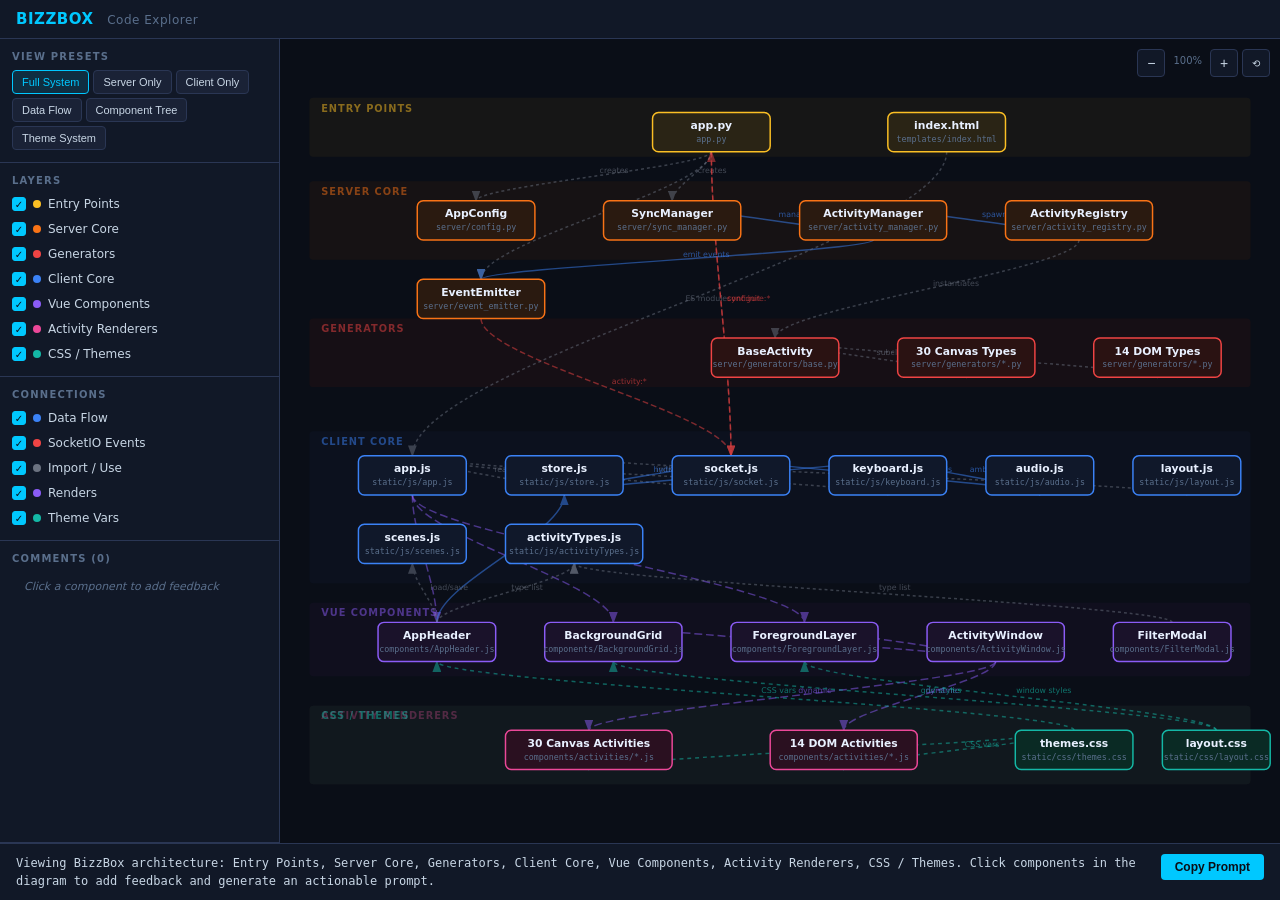
<file: bizzbox-explorer.html>
<!DOCTYPE html>
<html lang="en">
<head>
<meta charset="UTF-8">
<meta name="viewport" content="width=device-width, initial-scale=1.0">
<title>BizzBox Code Explorer</title>
<style>
  *, *::before, *::after { box-sizing: border-box; margin: 0; padding: 0; }
  :root {
    --bg: #0a0e17; --surface: #111827; --surface2: #1a2236; --surface3: #222d44;
    --border: #2a3654; --border-hi: #3b5088; --text: #c8d6e5; --text-dim: #5a6f8c;
    --text-bright: #e8f0ff; --accent: #00c8ff; --accent2: #00ff9d; --accent3: #ff6b35;
    --warn: #f5c518; --error: #ff4444; --purple: #a78bfa; --pink: #f472b6;
  }
  html, body { height: 100%; background: var(--bg); color: var(--text); font-family: system-ui, -apple-system, sans-serif; font-size: 13px; overflow: hidden; }

  .app { display: grid; grid-template-columns: 280px 1fr; grid-template-rows: auto 1fr auto; height: 100vh; }

  /* Header */
  .header { grid-column: 1 / -1; background: var(--surface); border-bottom: 1px solid var(--border); padding: 10px 16px; display: flex; align-items: center; gap: 12px; }
  .header h1 { font-size: 15px; font-weight: 700; color: var(--accent); letter-spacing: 0.5px; }
  .header h1 span { color: var(--text-dim); font-weight: 400; font-size: 12px; margin-left: 8px; }

  /* Sidebar */
  .sidebar { background: var(--surface); border-right: 1px solid var(--border); overflow-y: auto; display: flex; flex-direction: column; }
  .sidebar::-webkit-scrollbar { width: 5px; }
  .sidebar::-webkit-scrollbar-thumb { background: var(--border); border-radius: 3px; }
  .section { padding: 12px; border-bottom: 1px solid var(--border); }
  .section-title { font-size: 10px; font-weight: 700; text-transform: uppercase; letter-spacing: 1.2px; color: var(--text-dim); margin-bottom: 8px; }

  /* Preset buttons */
  .presets { display: flex; flex-wrap: wrap; gap: 4px; }
  .preset-btn { padding: 5px 9px; background: var(--surface2); border: 1px solid var(--border); border-radius: 4px; color: var(--text); font-size: 11px; cursor: pointer; transition: all 0.15s; white-space: nowrap; }
  .preset-btn:hover { border-color: var(--accent); color: var(--text-bright); }
  .preset-btn.active { background: rgba(0,200,255,0.12); border-color: var(--accent); color: var(--accent); }

  /* Checkboxes */
  .check-group { display: flex; flex-direction: column; gap: 5px; }
  .check-item { display: flex; align-items: center; gap: 7px; cursor: pointer; padding: 3px 0; }
  .check-item input { display: none; }
  .check-box { width: 14px; height: 14px; border: 1.5px solid var(--border-hi); border-radius: 3px; display: flex; align-items: center; justify-content: center; transition: all 0.15s; flex-shrink: 0; }
  .check-item input:checked + .check-box { background: var(--accent); border-color: var(--accent); }
  .check-item input:checked + .check-box::after { content: '✓'; color: var(--bg); font-size: 10px; font-weight: 700; }
  .check-label { font-size: 12px; color: var(--text); }
  .check-dot { width: 8px; height: 8px; border-radius: 50%; flex-shrink: 0; }

  /* Comments */
  .comments-section { flex: 1; min-height: 0; display: flex; flex-direction: column; }
  .comments-list { flex: 1; overflow-y: auto; padding: 0 12px 12px; }
  .comment-card { background: var(--surface2); border: 1px solid var(--border); border-radius: 5px; padding: 8px 10px; margin-bottom: 6px; position: relative; }
  .comment-target { font-size: 11px; font-weight: 600; color: var(--accent); }
  .comment-file { font-size: 10px; color: var(--text-dim); font-family: 'SF Mono', 'Cascadia Code', monospace; }
  .comment-text { font-size: 11px; color: var(--text); margin-top: 4px; line-height: 1.4; }
  .comment-delete { position: absolute; top: 6px; right: 8px; background: none; border: none; color: var(--text-dim); cursor: pointer; font-size: 12px; padding: 2px; line-height: 1; }
  .comment-delete:hover { color: var(--error); }
  .no-comments { color: var(--text-dim); font-size: 11px; font-style: italic; padding: 8px 0; }

  /* Canvas area */
  .canvas-wrap { position: relative; overflow: hidden; background: var(--bg); }
  .canvas-controls { position: absolute; top: 10px; right: 10px; display: flex; gap: 4px; z-index: 5; }
  .zoom-btn { width: 28px; height: 28px; background: var(--surface); border: 1px solid var(--border); border-radius: 4px; color: var(--text); font-size: 14px; cursor: pointer; display: flex; align-items: center; justify-content: center; }
  .zoom-btn:hover { border-color: var(--accent); color: var(--accent); }
  .zoom-label { font-size: 10px; color: var(--text-dim); padding: 6px 4px; }
  svg { width: 100%; height: 100%; }

  /* SVG node styles */
  .node-rect { rx: 6; ry: 6; stroke-width: 1.5; cursor: pointer; transition: all 0.15s; }
  .node-rect:hover { stroke-width: 2.5; filter: brightness(1.15); }
  .node-rect.commented { stroke-width: 2.5; stroke-dasharray: none; }
  .node-title { font-family: system-ui, sans-serif; font-size: 11px; font-weight: 600; fill: var(--text-bright); pointer-events: none; }
  .node-subtitle { font-family: 'SF Mono', 'Cascadia Code', monospace; font-size: 8.5px; fill: var(--text-dim); pointer-events: none; }
  .node-badge { font-family: system-ui; font-size: 8px; font-weight: 600; fill: var(--bg); pointer-events: none; }
  .connection-line { fill: none; stroke-width: 1.5; }
  .connection-label { font-family: system-ui; font-size: 8px; pointer-events: none; }
  .legend-text { font-family: system-ui; font-size: 10px; fill: var(--text-dim); }
  .layer-label { font-family: system-ui; font-size: 10px; font-weight: 600; letter-spacing: 1px; text-transform: uppercase; }

  /* Comment modal */
  .modal-overlay { position: fixed; inset: 0; background: rgba(0,0,0,0.6); z-index: 100; display: flex; align-items: center; justify-content: center; }
  .modal { background: var(--surface); border: 1px solid var(--border-hi); border-radius: 8px; padding: 20px; width: 380px; max-width: 90vw; }
  .modal h3 { font-size: 14px; color: var(--text-bright); margin-bottom: 2px; }
  .modal .modal-file { font-size: 11px; color: var(--text-dim); font-family: monospace; margin-bottom: 12px; }
  .modal textarea { width: 100%; height: 80px; background: var(--surface2); border: 1px solid var(--border); border-radius: 4px; color: var(--text); padding: 8px; font-size: 12px; resize: vertical; font-family: system-ui; }
  .modal textarea:focus { outline: none; border-color: var(--accent); }
  .modal-actions { display: flex; justify-content: flex-end; gap: 8px; margin-top: 10px; }
  .modal-btn { padding: 6px 14px; border-radius: 4px; border: 1px solid var(--border); background: var(--surface2); color: var(--text); font-size: 12px; cursor: pointer; }
  .modal-btn:hover { border-color: var(--accent); }
  .modal-btn.primary { background: var(--accent); color: var(--bg); border-color: var(--accent); font-weight: 600; }
  .modal-btn.primary:hover { background: #00b8ee; }
  .hidden { display: none !important; }

  /* Prompt bar */
  .prompt-bar { grid-column: 1 / -1; background: var(--surface); border-top: 1px solid var(--border); padding: 10px 16px; display: flex; gap: 12px; align-items: flex-start; max-height: 140px; }
  .prompt-text { flex: 1; font-size: 12px; color: var(--text); line-height: 1.5; overflow-y: auto; max-height: 110px; white-space: pre-wrap; font-family: 'SF Mono', 'Cascadia Code', monospace; }
  .prompt-text::-webkit-scrollbar { width: 4px; }
  .prompt-text::-webkit-scrollbar-thumb { background: var(--border); border-radius: 2px; }
  .copy-btn { padding: 6px 14px; background: var(--accent); color: var(--bg); border: none; border-radius: 4px; font-size: 12px; font-weight: 600; cursor: pointer; white-space: nowrap; flex-shrink: 0; }
  .copy-btn:hover { background: #00b8ee; }
  .copy-btn.copied { background: var(--accent2); }

  /* Info tooltip */
  .info-tip { position: absolute; background: var(--surface2); border: 1px solid var(--border-hi); border-radius: 6px; padding: 10px 12px; font-size: 11px; line-height: 1.5; color: var(--text); max-width: 260px; z-index: 50; pointer-events: none; box-shadow: 0 8px 24px rgba(0,0,0,0.4); }
  .info-tip strong { color: var(--text-bright); }
  .info-tip .tip-file { color: var(--text-dim); font-family: monospace; font-size: 10px; }
  .info-tip .tip-detail { color: var(--accent2); margin-top: 4px; }
</style>
</head>
<body>
<div class="app">
  <div class="header">
    <h1>BIZZBOX <span>Code Explorer</span></h1>
  </div>

  <div class="sidebar">
    <div class="section">
      <div class="section-title">View Presets</div>
      <div class="presets" id="presets"></div>
    </div>
    <div class="section">
      <div class="section-title">Layers</div>
      <div class="check-group" id="layers"></div>
    </div>
    <div class="section">
      <div class="section-title">Connections</div>
      <div class="check-group" id="connTypes"></div>
    </div>
    <div class="section comments-section">
      <div class="section-title">Comments (<span id="commentCount">0</span>)</div>
      <div class="comments-list" id="commentsList"></div>
    </div>
  </div>

  <div class="canvas-wrap" id="canvasWrap">
    <div class="canvas-controls">
      <button class="zoom-btn" onclick="zoom(-0.15)">−</button>
      <span class="zoom-label" id="zoomLabel">100%</span>
      <button class="zoom-btn" onclick="zoom(0.15)">+</button>
      <button class="zoom-btn" onclick="resetZoom()" style="font-size:10px">⟲</button>
    </div>
    <svg id="svg" xmlns="http://www.w3.org/2000/svg"></svg>
    <div class="info-tip hidden" id="tooltip"></div>
  </div>

  <div class="prompt-bar">
    <div class="prompt-text" id="promptText">Click components in the diagram to add feedback. Your comments will appear here as an actionable prompt.</div>
    <button class="copy-btn" id="copyBtn" onclick="copyPrompt()">Copy Prompt</button>
  </div>
</div>

<div class="modal-overlay hidden" id="modalOverlay">
  <div class="modal">
    <h3 id="modalTitle"></h3>
    <div class="modal-file" id="modalFile"></div>
    <textarea id="modalTextarea" placeholder="What would you like to change about this component?"></textarea>
    <div class="modal-actions">
      <button class="modal-btn" onclick="closeModal()">Cancel</button>
      <button class="modal-btn primary" onclick="saveComment()">Add Comment</button>
    </div>
  </div>
</div>

<script>
// ─── Architecture Data ────────────────────────────────────────

const LAYERS = {
  entry:     { label: 'Entry Points',    color: '#fbbf24', fill: '#2a2415', stroke: '#fbbf24' },
  server:    { label: 'Server Core',     color: '#f97316', fill: '#2a1a10', stroke: '#f97316' },
  generator: { label: 'Generators',      color: '#ef4444', fill: '#2a1212', stroke: '#ef4444' },
  client:    { label: 'Client Core',     color: '#3b82f6', fill: '#10182a', stroke: '#3b82f6' },
  component: { label: 'Vue Components',  color: '#8b5cf6', fill: '#1a122a', stroke: '#8b5cf6' },
  activity:  { label: 'Activity Renderers', color: '#ec4899', fill: '#2a1020', stroke: '#ec4899' },
  style:     { label: 'CSS / Themes',    color: '#14b8a6', fill: '#0a2a24', stroke: '#14b8a6' },
};

const CONN_TYPES = {
  'data-flow':  { label: 'Data Flow',       color: '#3b82f6', dash: '' },
  'event':      { label: 'SocketIO Events',  color: '#ef4444', dash: '6,3' },
  'import':     { label: 'Import / Use',     color: '#6b7280', dash: '3,3' },
  'renders':    { label: 'Renders',          color: '#8b5cf6', dash: '8,4' },
  'theme':      { label: 'Theme Vars',       color: '#14b8a6', dash: '4,4' },
};

const nodes = [
  // Entry
  { id: 'app-py', label: 'app.py', subtitle: 'app.py', x: 380, y: 30, w: 120, h: 40, layer: 'entry',
    detail: 'Flask/SocketIO entry point. CLI args, 15+ event handlers. 215 lines.' },
  { id: 'index-html', label: 'index.html', subtitle: 'templates/index.html', x: 620, y: 30, w: 120, h: 40, layer: 'entry',
    detail: 'Single HTML template. Loads Vue 3 + SocketIO globals, mounts #app. 65 lines.' },

  // Server Core
  { id: 'config', label: 'AppConfig', subtitle: 'server/config.py', x: 140, y: 120, w: 120, h: 40, layer: 'server',
    detail: 'Dataclass: intensity, sync_mode, style, muted, grid_cols/rows, fg_target. 23 lines.' },
  { id: 'sync-mgr', label: 'SyncManager', subtitle: 'server/sync_manager.py', x: 330, y: 120, w: 140, h: 40, layer: 'server',
    detail: 'Routes ops to global or per-client ActivityManager. Synced vs unsynced modes. 186 lines.' },
  { id: 'act-mgr', label: 'ActivityManager', subtitle: 'server/activity_manager.py', x: 530, y: 120, w: 150, h: 40, layer: 'server',
    detail: '~30Hz loop. Spawn/despawn/update lifecycle. Delta compression. Reference viewport 1920×1080. 381 lines.' },
  { id: 'registry', label: 'ActivityRegistry', subtitle: 'server/activity_registry.py', x: 740, y: 120, w: 150, h: 40, layer: 'server',
    detail: '44 types → classes. Weighted random selection (0.3–2.0). random_type(), make_activity(). 164 lines.' },
  { id: 'emitter', label: 'EventEmitter', subtitle: 'server/event_emitter.py', x: 140, y: 200, w: 130, h: 40, layer: 'server',
    detail: 'Centralized SocketIO emit. emit_spawn/update/despawn, broadcast_*. 46 lines.' },

  // Generators
  { id: 'base-activity', label: 'BaseActivity', subtitle: 'server/generators/base.py', x: 440, y: 260, w: 130, h: 40, layer: 'generator',
    detail: 'ABC. activity_type, strategies, titles. initial_payload(), next_frame(), compute_delta(). 51 lines.' },
  { id: 'gen-canvas', label: '30 Canvas Types', subtitle: 'server/generators/*.py', x: 630, y: 260, w: 140, h: 40, layer: 'generator',
    detail: 'Radar, Network, Oscilloscope, GeoMap, SDR, QAM, Orbital, Globe, Weather, Wireframe, GoL, Matrix, Audio, Seismo, FacialRec, Gauges, Camera, Heart, Transit, Power, SatTelem, Packet, Access, StockGraph, Sonar, Process, CCTV, ServerRack, Flight, Blockchain.' },
  { id: 'gen-dom', label: '14 DOM Types', subtitle: 'server/generators/*.py', x: 830, y: 260, w: 130, h: 40, layer: 'generator',
    detail: 'Terminal, CodeScroll, LogTail, HexDump, Countdown, Notifications, Progress, DNA, DataTable, StockList, Chat, Cipher, SysTopology, Graph.' },

  // Client Core
  { id: 'app-js', label: 'app.js', subtitle: 'static/js/app.js', x: 80, y: 380, w: 110, h: 40, layer: 'client',
    detail: 'Root Vue component "BizzBox". Registers 44 activity + 7 UI components. 153 lines.' },
  { id: 'store', label: 'store.js', subtitle: 'static/js/store.js', x: 230, y: 380, w: 120, h: 40, layer: 'client',
    detail: 'Reactive global state. activities{}, config, grid, lockMode, pinnedSlots, toasts. Delta merge logic. localStorage persistence. 316 lines.' },
  { id: 'socket-js', label: 'socket.js', subtitle: 'static/js/socket.js', x: 400, y: 380, w: 120, h: 40, layer: 'client',
    detail: 'SocketIO client. Inbound: sync:init, activity:*, configure:*, window:*. Outbound: send*() helpers. Sound scheduling. 253 lines.' },
  { id: 'keyboard', label: 'keyboard.js', subtitle: 'static/js/keyboard.js', x: 560, y: 380, w: 120, h: 40, layer: 'client',
    detail: '15 shortcuts: T/A/M/F/R/+/-/[/]/Space/L/?. Lock mode: cursor hide, L/Esc only. 180 lines.' },
  { id: 'audio', label: 'audio.js', subtitle: 'static/js/audio.js', x: 720, y: 380, w: 110, h: 40, layer: 'client',
    detail: 'Web Audio synthesis. 11 ambient presets (oscillators+noise+LFOs). Spawn/despawn/activity sounds. 500+ lines.' },
  { id: 'layout-js', label: 'layout.js', subtitle: 'static/js/layout.js', x: 870, y: 380, w: 110, h: 40, layer: 'client',
    detail: '21 grid presets (2×1–6×8). computeGrid(), scalePosition() (1920×1080 → viewport). 62 lines.' },
  { id: 'scenes', label: 'scenes.js', subtitle: 'static/js/scenes.js', x: 80, y: 450, w: 110, h: 40, layer: 'client',
    detail: '6 preset scenes (War Room, Ambient, Hacker Den, Mission Control, Surveillance, Chaos). Custom scene CRUD. 34 lines.' },
  { id: 'act-types', label: 'activityTypes.js', subtitle: 'static/js/activityTypes.js', x: 230, y: 450, w: 140, h: 40, layer: 'client',
    detail: 'Canonical list of 44 activity type strings. Synced with server registry. 52 lines.' },

  // Vue Components
  { id: 'header', label: 'AppHeader', subtitle: 'components/AppHeader.js', x: 100, y: 550, w: 120, h: 40, layer: 'component',
    detail: 'Auto-hide header. Style/intensity/mute/layout/fg-count/scene/filter controls. 301 lines.' },
  { id: 'bg-grid', label: 'BackgroundGrid', subtitle: 'components/BackgroundGrid.js', x: 270, y: 550, w: 140, h: 40, layer: 'component',
    detail: 'CSS grid of activity slots. Right-click to pin. 109 lines.' },
  { id: 'fg-layer', label: 'ForegroundLayer', subtitle: 'components/ForegroundLayer.js', x: 460, y: 550, w: 150, h: 40, layer: 'component',
    detail: 'Floating windows layer. Drag/resize/z-order. Scale from 1920×1080 reference. 201 lines.' },
  { id: 'act-window', label: 'ActivityWindow', subtitle: 'components/ActivityWindow.js', x: 660, y: 550, w: 140, h: 40, layer: 'component',
    detail: 'Window chrome: titlebar, type dropdown, close. Dynamic child activity component. 108 lines.' },
  { id: 'filter-modal', label: 'FilterModal', subtitle: 'components/FilterModal.js', x: 850, y: 550, w: 120, h: 40, layer: 'component',
    detail: 'Activity type checkbox filter with search. 124 lines.' },

  // Activity renderers
  { id: 'canvas-acts', label: '30 Canvas Activities', subtitle: 'components/activities/*.js', x: 230, y: 660, w: 170, h: 40, layer: 'activity',
    detail: 'requestAnimationFrame loop. DPR-aware. getComputedStyle for theme colors. Radar, Matrix, GoL, Oscilloscope, etc.' },
  { id: 'dom-acts', label: '14 DOM Activities', subtitle: 'components/activities/*.js', x: 500, y: 660, w: 150, h: 40, layer: 'activity',
    detail: 'Vue reactive templates. Auto-scroll, color-coded lines. Terminal, LogTail, DataTable, etc.' },

  // CSS
  { id: 'themes-css', label: 'themes.css', subtitle: 'static/css/themes.css', x: 750, y: 660, w: 120, h: 40, layer: 'style',
    detail: '13 themes via CSS custom properties. 30+ vars: colors, fonts, shadows, transitions. 535 lines.' },
  { id: 'layout-css', label: 'layout.css', subtitle: 'static/css/layout.css', x: 900, y: 660, w: 110, h: 40, layer: 'style',
    detail: 'Grid, windows, header, overlays, CRT scanline, animations. 791 lines.' },
];

const connections = [
  // Entry → Server
  { from: 'app-py', to: 'config', type: 'import', label: 'creates' },
  { from: 'app-py', to: 'sync-mgr', type: 'import', label: 'creates' },
  { from: 'app-py', to: 'emitter', type: 'import', label: 'creates' },

  // Server internal
  { from: 'sync-mgr', to: 'act-mgr', type: 'data-flow', label: 'manages' },
  { from: 'act-mgr', to: 'registry', type: 'data-flow', label: 'spawn types' },
  { from: 'act-mgr', to: 'emitter', type: 'data-flow', label: 'emit events' },
  { from: 'registry', to: 'base-activity', type: 'import', label: 'instantiates' },
  { from: 'base-activity', to: 'gen-canvas', type: 'import', label: 'subclasses' },
  { from: 'base-activity', to: 'gen-dom', type: 'import', label: 'subclasses' },

  // SocketIO bridge
  { from: 'app-py', to: 'socket-js', type: 'event', label: 'sync:init' },
  { from: 'emitter', to: 'socket-js', type: 'event', label: 'activity:*' },
  { from: 'socket-js', to: 'app-py', type: 'event', label: 'configure:*' },

  // Client internal
  { from: 'app-js', to: 'store', type: 'import', label: 'reads/writes' },
  { from: 'app-js', to: 'socket-js', type: 'import', label: 'initSocket' },
  { from: 'app-js', to: 'keyboard', type: 'import', label: 'initKeyboard' },
  { from: 'socket-js', to: 'store', type: 'data-flow', label: 'hydrates' },
  { from: 'socket-js', to: 'audio', type: 'data-flow', label: 'triggers sounds' },
  { from: 'keyboard', to: 'store', type: 'data-flow', label: 'shortcuts' },
  { from: 'keyboard', to: 'audio', type: 'data-flow', label: 'ambient cycle' },
  { from: 'store', to: 'layout-js', type: 'import', label: 'computeGrid' },

  // Components
  { from: 'app-js', to: 'header', type: 'renders', label: '' },
  { from: 'app-js', to: 'bg-grid', type: 'renders', label: '' },
  { from: 'app-js', to: 'fg-layer', type: 'renders', label: '' },
  { from: 'bg-grid', to: 'act-window', type: 'renders', label: '' },
  { from: 'fg-layer', to: 'act-window', type: 'renders', label: '' },
  { from: 'act-window', to: 'canvas-acts', type: 'renders', label: 'dynamic' },
  { from: 'act-window', to: 'dom-acts', type: 'renders', label: 'dynamic' },
  { from: 'header', to: 'store', type: 'data-flow', label: 'controls' },
  { from: 'header', to: 'scenes', type: 'import', label: 'load/save' },
  { from: 'header', to: 'act-types', type: 'import', label: 'type list' },
  { from: 'filter-modal', to: 'act-types', type: 'import', label: 'type list' },

  // Theme connections
  { from: 'themes-css', to: 'canvas-acts', type: 'theme', label: 'CSS vars' },
  { from: 'themes-css', to: 'dom-acts', type: 'theme', label: 'CSS vars' },
  { from: 'themes-css', to: 'header', type: 'theme', label: 'CSS vars' },
  { from: 'layout-css', to: 'bg-grid', type: 'theme', label: 'grid styles' },
  { from: 'layout-css', to: 'fg-layer', type: 'theme', label: 'window styles' },

  // Entry to client
  { from: 'index-html', to: 'app-js', type: 'import', label: 'ES module' },
];

const PRESETS = {
  'Full System':    { layers: Object.keys(LAYERS), conns: Object.keys(CONN_TYPES) },
  'Server Only':    { layers: ['entry','server','generator'], conns: ['data-flow','import','event'] },
  'Client Only':    { layers: ['client','component','activity','style'], conns: ['data-flow','import','renders','theme'] },
  'Data Flow':      { layers: Object.keys(LAYERS), conns: ['data-flow','event'] },
  'Component Tree': { layers: ['client','component','activity'], conns: ['renders','import'] },
  'Theme System':   { layers: ['component','activity','style'], conns: ['theme','renders'] },
};

// ─── State ────────────────────────────────────────────────────

const state = {
  preset: 'Full System',
  layers: {},
  conns: {},
  comments: [],
  zoom: 1,
  panX: 0, panY: 0,
  modalNode: null,
};

// Initialize all on
Object.keys(LAYERS).forEach(k => state.layers[k] = true);
Object.keys(CONN_TYPES).forEach(k => state.conns[k] = true);

// ─── Rendering ────────────────────────────────────────────────

const svg = document.getElementById('svg');
let isPanning = false, panStartX, panStartY, panStartSX, panStartSY;

function render() {
  const vb = calcViewBox();
  svg.setAttribute('viewBox', `${vb.x} ${vb.y} ${vb.w} ${vb.h}`);

  let html = '';

  // Arrowhead markers
  for (const [type, cfg] of Object.entries(CONN_TYPES)) {
    html += `<marker id="arrow-${type}" markerWidth="8" markerHeight="6" refX="7" refY="3" orient="auto">
      <polygon points="0 0, 8 3, 0 6" fill="${cfg.color}"/>
    </marker>`;
  }

  // Layer bands (subtle backgrounds)
  const layerBands = [
    { layer: 'entry', y: 15, h: 60 },
    { layer: 'server', y: 100, h: 80 },
    { layer: 'generator', y: 240, h: 70 },
    { layer: 'client', y: 355, h: 155 },
    { layer: 'component', y: 530, h: 75 },
    { layer: 'activity', y: 635, h: 80 },
    { layer: 'style', y: 635, h: 80 },
  ];

  for (const band of layerBands) {
    if (!state.layers[band.layer]) continue;
    const cfg = LAYERS[band.layer];
    html += `<rect x="30" y="${band.y}" width="960" height="${band.h}" rx="4" fill="${cfg.fill}" opacity="0.4"/>`;
    html += `<text x="42" y="${band.y + 14}" class="layer-label" fill="${cfg.color}" opacity="0.5">${cfg.label}</text>`;
  }

  // Connections (drawn under nodes)
  for (const conn of connections) {
    if (!state.conns[conn.type]) continue;
    const fromNode = nodes.find(n => n.id === conn.from);
    const toNode = nodes.find(n => n.id === conn.to);
    if (!fromNode || !toNode) continue;
    if (!state.layers[fromNode.layer] || !state.layers[toNode.layer]) continue;

    const cfg = CONN_TYPES[conn.type];
    const x1 = fromNode.x + fromNode.w / 2;
    const y1 = fromNode.y + fromNode.h;
    const x2 = toNode.x + toNode.w / 2;
    const y2 = toNode.y;

    // Smart connection points
    let sx, sy, ex, ey;
    const dy = y2 - (y1);
    const dx = x2 - x1;

    if (Math.abs(dy) < 20) {
      // Horizontal
      sx = dx > 0 ? fromNode.x + fromNode.w : fromNode.x;
      sy = fromNode.y + fromNode.h / 2;
      ex = dx > 0 ? toNode.x : toNode.x + toNode.w;
      ey = toNode.y + toNode.h / 2;
    } else {
      // Vertical
      sx = x1;
      sy = dy > 0 ? fromNode.y + fromNode.h : fromNode.y;
      ex = x2;
      ey = dy > 0 ? toNode.y : toNode.y + toNode.h;
    }

    const midY = (sy + ey) / 2;
    const cp1y = sy + (ey - sy) * 0.3;
    const cp2y = sy + (ey - sy) * 0.7;

    const dashAttr = cfg.dash ? `stroke-dasharray="${cfg.dash}"` : '';
    html += `<path class="connection-line" d="M${sx},${sy} C${sx},${cp1y} ${ex},${cp2y} ${ex},${ey}"
      stroke="${cfg.color}" ${dashAttr} opacity="0.5" marker-end="url(#arrow-${conn.type})"/>`;

    if (conn.label) {
      const lx = (sx + ex) / 2 + 6;
      const ly = midY - 3;
      html += `<text x="${lx}" y="${ly}" class="connection-label" fill="${cfg.color}" opacity="0.6">${conn.label}</text>`;
    }
  }

  // Nodes
  for (const node of nodes) {
    if (!state.layers[node.layer]) continue;
    const cfg = LAYERS[node.layer];
    const hasComment = state.comments.some(c => c.target === node.id);
    const commentClass = hasComment ? 'commented' : '';
    const strokeColor = hasComment ? '#00ff9d' : cfg.stroke;
    const strokeW = hasComment ? 2.5 : 1.5;

    html += `<g class="node-group" data-id="${node.id}" onclick="onNodeClick('${node.id}')" onmouseenter="showTip(event,'${node.id}')" onmouseleave="hideTip()">
      <rect class="node-rect ${commentClass}" x="${node.x}" y="${node.y}" width="${node.w}" height="${node.h}"
        fill="${cfg.fill}" stroke="${strokeColor}" stroke-width="${strokeW}"/>
      <text class="node-title" x="${node.x + node.w/2}" y="${node.y + 17}" text-anchor="middle">${node.label}</text>
      <text class="node-subtitle" x="${node.x + node.w/2}" y="${node.y + 30}" text-anchor="middle">${node.subtitle}</text>`;

    if (hasComment) {
      html += `<circle cx="${node.x + node.w - 8}" cy="${node.y + 8}" r="5" fill="#00ff9d"/>
        <text class="node-badge" x="${node.x + node.w - 8}" y="${node.y + 11}" text-anchor="middle">✎</text>`;
    }
    html += `</g>`;
  }

  svg.innerHTML = html;
  renderComments();
  updatePrompt();
}

function calcViewBox() {
  const baseW = 1020;
  const baseH = 730;
  const w = baseW / state.zoom;
  const h = baseH / state.zoom;
  const cx = baseW / 2 + state.panX;
  const cy = baseH / 2 + state.panY;
  return { x: cx - w/2, y: cy - h/2, w, h };
}

// ─── Controls ─────────────────────────────────────────────────

function buildControls() {
  // Presets
  const presetsEl = document.getElementById('presets');
  presetsEl.innerHTML = Object.keys(PRESETS).map(name =>
    `<button class="preset-btn ${state.preset === name ? 'active' : ''}" onclick="applyPreset('${name}')">${name}</button>`
  ).join('');

  // Layers
  const layersEl = document.getElementById('layers');
  layersEl.innerHTML = Object.entries(LAYERS).map(([key, cfg]) =>
    `<label class="check-item">
      <input type="checkbox" ${state.layers[key] ? 'checked' : ''} onchange="toggleLayer('${key}', this.checked)">
      <span class="check-box"></span>
      <span class="check-dot" style="background:${cfg.color}"></span>
      <span class="check-label">${cfg.label}</span>
    </label>`
  ).join('');

  // Connection types
  const connsEl = document.getElementById('connTypes');
  connsEl.innerHTML = Object.entries(CONN_TYPES).map(([key, cfg]) =>
    `<label class="check-item">
      <input type="checkbox" ${state.conns[key] ? 'checked' : ''} onchange="toggleConn('${key}', this.checked)">
      <span class="check-box"></span>
      <span class="check-dot" style="background:${cfg.color}"></span>
      <span class="check-label">${cfg.label}</span>
    </label>`
  ).join('');
}

function applyPreset(name) {
  state.preset = name;
  const p = PRESETS[name];
  Object.keys(LAYERS).forEach(k => state.layers[k] = p.layers.includes(k));
  Object.keys(CONN_TYPES).forEach(k => state.conns[k] = p.conns.includes(k));
  buildControls();
  render();
}

function toggleLayer(key, on) {
  state.layers[key] = on;
  state.preset = '';
  buildControls();
  render();
}

function toggleConn(key, on) {
  state.conns[key] = on;
  state.preset = '';
  buildControls();
  render();
}

// ─── Zoom & Pan ───────────────────────────────────────────────

function zoom(delta) {
  state.zoom = Math.max(0.4, Math.min(3, state.zoom + delta));
  document.getElementById('zoomLabel').textContent = Math.round(state.zoom * 100) + '%';
  render();
}

function resetZoom() {
  state.zoom = 1; state.panX = 0; state.panY = 0;
  document.getElementById('zoomLabel').textContent = '100%';
  render();
}

const canvasWrap = document.getElementById('canvasWrap');
canvasWrap.addEventListener('pointerdown', e => {
  if (e.target.closest('.node-group') || e.target.closest('.canvas-controls')) return;
  isPanning = true;
  panStartX = e.clientX; panStartY = e.clientY;
  panStartSX = state.panX; panStartSY = state.panY;
  canvasWrap.style.cursor = 'grabbing';
});
window.addEventListener('pointermove', e => {
  if (!isPanning) return;
  const dx = (e.clientX - panStartX) / state.zoom;
  const dy = (e.clientY - panStartY) / state.zoom;
  state.panX = panStartSX - dx;
  state.panY = panStartSY - dy;
  render();
});
window.addEventListener('pointerup', () => {
  isPanning = false;
  canvasWrap.style.cursor = '';
});
canvasWrap.addEventListener('wheel', e => {
  e.preventDefault();
  zoom(e.deltaY > 0 ? -0.1 : 0.1);
}, { passive: false });

// ─── Tooltip ──────────────────────────────────────────────────

const tooltip = document.getElementById('tooltip');
function showTip(evt, nodeId) {
  const node = nodes.find(n => n.id === nodeId);
  if (!node) return;
  tooltip.innerHTML = `<strong>${node.label}</strong><br><span class="tip-file">${node.subtitle}</span><br><span class="tip-detail">${node.detail || ''}</span>`;
  tooltip.classList.remove('hidden');
  const rect = canvasWrap.getBoundingClientRect();
  const x = evt.clientX - rect.left + 14;
  const y = evt.clientY - rect.top - 10;
  tooltip.style.left = Math.min(x, rect.width - 280) + 'px';
  tooltip.style.top = y + 'px';
}
function hideTip() { tooltip.classList.add('hidden'); }

// ─── Comment System ───────────────────────────────────────────

function onNodeClick(nodeId) {
  const node = nodes.find(n => n.id === nodeId);
  if (!node) return;
  state.modalNode = node;
  document.getElementById('modalTitle').textContent = node.label;
  document.getElementById('modalFile').textContent = node.subtitle;
  document.getElementById('modalTextarea').value = '';
  document.getElementById('modalOverlay').classList.remove('hidden');
  setTimeout(() => document.getElementById('modalTextarea').focus(), 50);
}

function closeModal() {
  document.getElementById('modalOverlay').classList.add('hidden');
  state.modalNode = null;
}

function saveComment() {
  const text = document.getElementById('modalTextarea').value.trim();
  if (!text || !state.modalNode) return;
  state.comments.push({
    id: Date.now(),
    target: state.modalNode.id,
    targetLabel: state.modalNode.label,
    targetFile: state.modalNode.subtitle,
    text
  });
  closeModal();
  render();
}

function deleteComment(id) {
  state.comments = state.comments.filter(c => c.id !== id);
  render();
}

function renderComments() {
  const el = document.getElementById('commentsList');
  document.getElementById('commentCount').textContent = state.comments.length;
  if (state.comments.length === 0) {
    el.innerHTML = '<div class="no-comments">Click a component to add feedback</div>';
    return;
  }
  el.innerHTML = state.comments.map(c =>
    `<div class="comment-card">
      <button class="comment-delete" onclick="deleteComment(${c.id})">×</button>
      <div class="comment-target">${c.targetLabel}</div>
      <div class="comment-file">${c.targetFile}</div>
      <div class="comment-text">${escHtml(c.text)}</div>
    </div>`
  ).join('');
}

// ─── Prompt Output ────────────────────────────────────────────

function updatePrompt() {
  const el = document.getElementById('promptText');

  if (state.comments.length === 0) {
    const visibleLayers = Object.entries(state.layers).filter(([,v]) => v).map(([k]) => LAYERS[k].label);
    el.textContent = `Viewing BizzBox architecture: ${visibleLayers.join(', ')}. Click components in the diagram to add feedback and generate an actionable prompt.`;
    return;
  }

  const parts = ['In the BizzBox codebase, I have feedback on these components:\n'];

  for (const c of state.comments) {
    parts.push(`**${c.targetLabel}** (${c.targetFile}):\n${c.text}\n`);
  }

  // Add visible context if not full system
  const allLayersOn = Object.values(state.layers).every(v => v);
  if (!allLayersOn) {
    const visible = Object.entries(state.layers).filter(([,v]) => v).map(([k]) => LAYERS[k].label);
    parts.push(`(Focusing on: ${visible.join(', ')})`);
  }

  el.textContent = parts.join('\n');
}

function copyPrompt() {
  const text = document.getElementById('promptText').textContent;
  navigator.clipboard.writeText(text).then(() => {
    const btn = document.getElementById('copyBtn');
    btn.textContent = 'Copied!';
    btn.classList.add('copied');
    setTimeout(() => { btn.textContent = 'Copy Prompt'; btn.classList.remove('copied'); }, 1500);
  });
}

function escHtml(s) {
  return s.replace(/&/g,'&amp;').replace(/</g,'&lt;').replace(/>/g,'&gt;');
}

// Escape key closes modal
document.addEventListener('keydown', e => {
  if (e.key === 'Escape') closeModal();
});

// ─── Init ─────────────────────────────────────────────────────
buildControls();
render();
</script>
</body>
</html>
</file>
